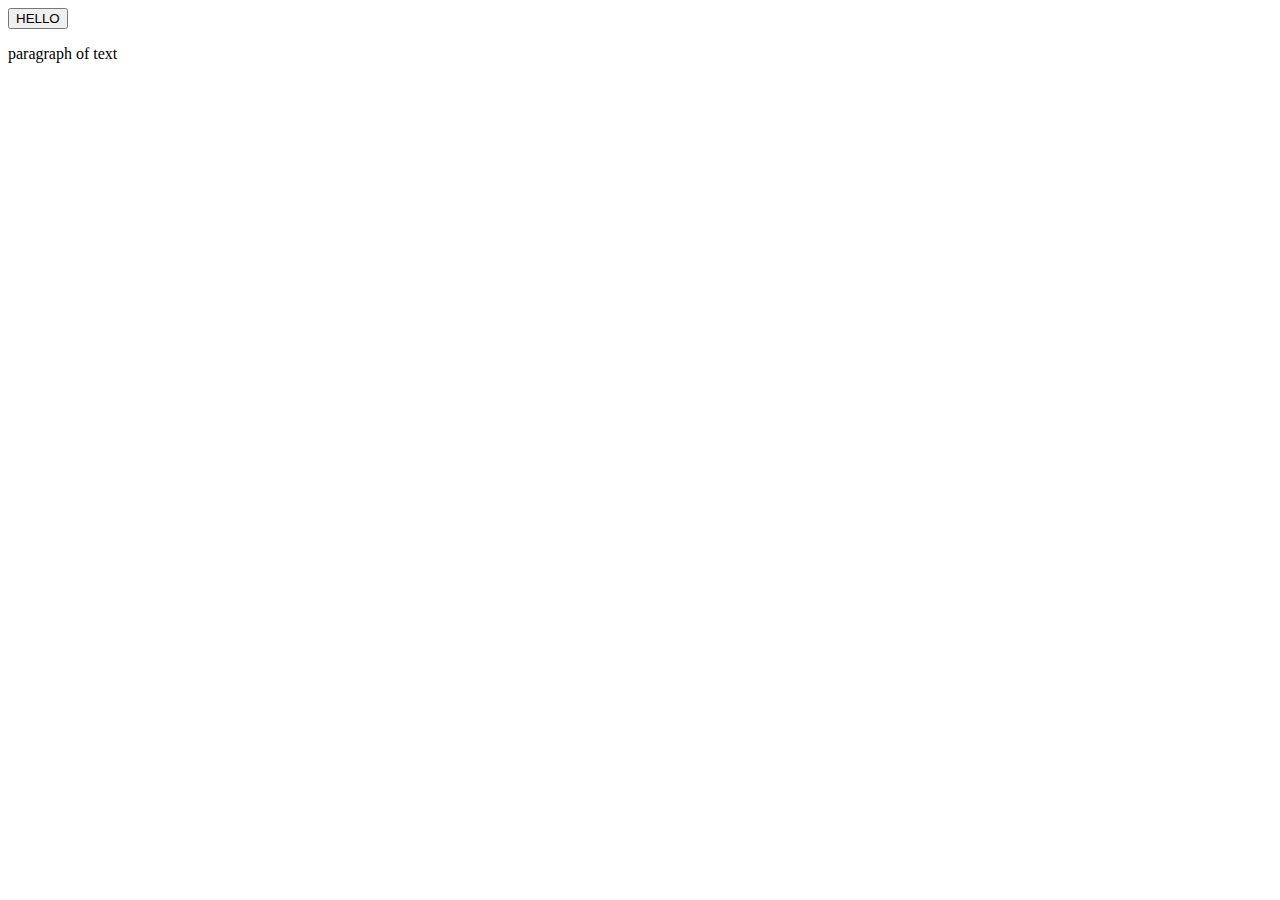
<file: JavaScript/1-website.html>
<!DOCTYPE html>
<html>
  <head>
    <title></title>
    <style>
      /*
    this is css comment*/
    </style>
  </head>
  <body>
    <!--this is a comment-->
    <button
      title="hii!"
      onclick="
    alert('good job!');
        
        "
    >
      HELLO
    </button>
    <p>paragraph of text</p>
    <script>
      //write your javascript code here
      /*multiple
      line 
      comment*/
      //alert("hello");
      console.log(2 + 2);
      console.log("text" + "concatation");
      //variables
      let a = 2;
      //a is a variable with value pointing at 2
      console.log(a);
      let calc = 2 + 3;
      console.log(calc);
      console.log(calc + a);
      let text = "hello";
      console.log(text);
      //only two special character _ and $

      a = 8; //re-assigning value
      console.log(a);
      a += 1;
      console.log(a);

      const s = 2;
      //here by this assignment.. the value of variable is constant and cannot be changed

      var n = 7;
      //var and let are almost same, but var is not often used becoz of some drawbacks

      console.log(typeof n);
      //checks the type of value of variable
    </script>
  </body>
</html>
</file>
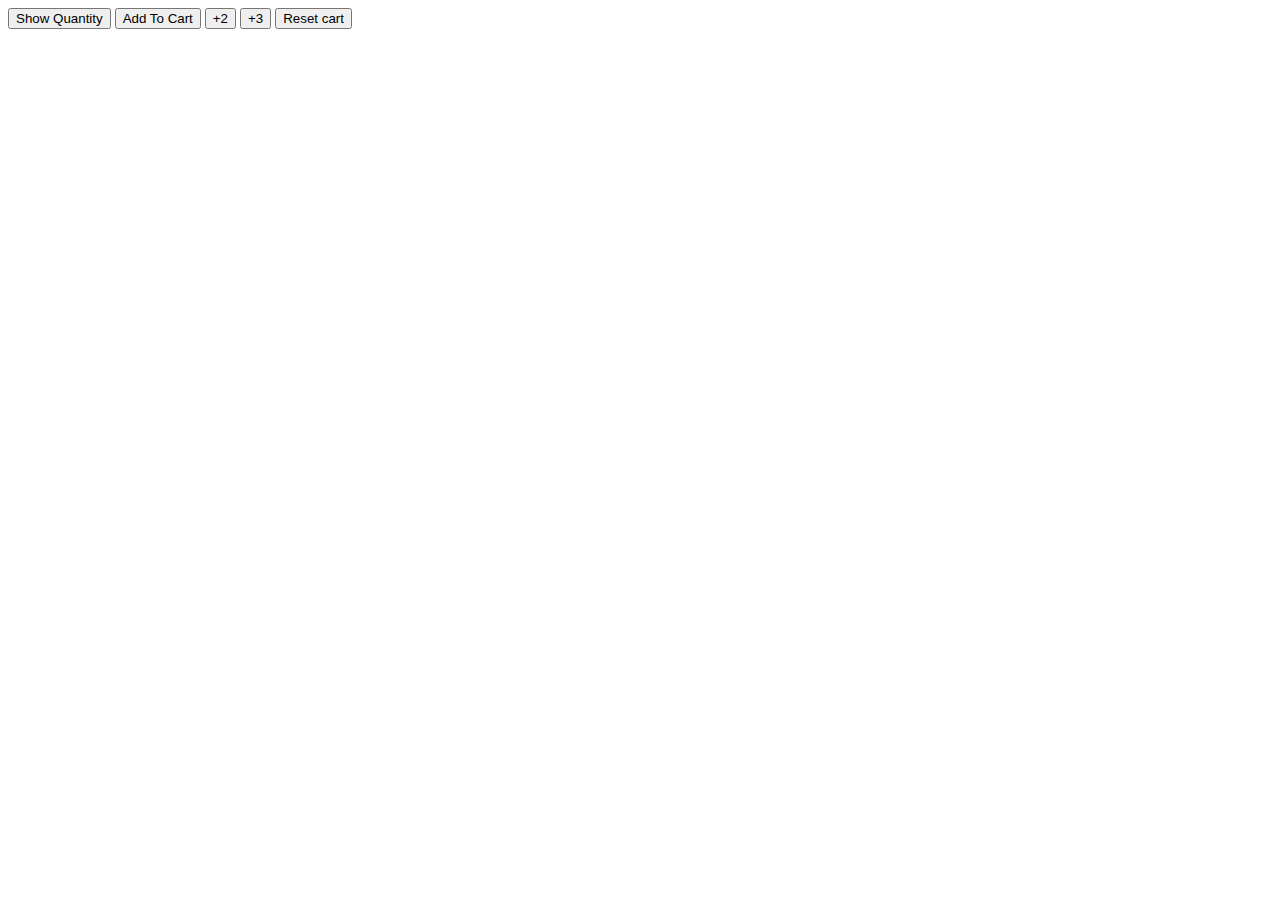
<file: JavaScript/2-cart_quant.html>
<!DOCTYPE html>
<html>
  <head>
    <title>Cart quantity</title>
    <style></style>
  </head>
  <body>
    <button
      onclick="
        console.log(`Cart Quantity: ${cartQuantity}`);
        "
    >
      Show Quantity
    </button>

    <button
      onclick="
    cartQuantity+=1;
    console.log(`Cart Quantity: ${cartQuantity}`);
    "
    >
      Add To Cart
    </button>
    <button
      onclick="
    cartQuantity+=2;
    console.log(`Cart Quantity: ${cartQuantity}`);

    "
    >
      +2
    </button>
    <button
      onclick="
    cartQuantity+=3;
    console.log(`Cart Quantity: ${cartQuantity}`);
"
    >
      +3
    </button>
    <button
      onclick="
      console.log(`Cart is reset\nCart Quantity: 0`);
      "
    >
      Reset cart
    </button>
    <script>
      let cartQuantity = 0;
    </script>
  </body>
</html>
</file>
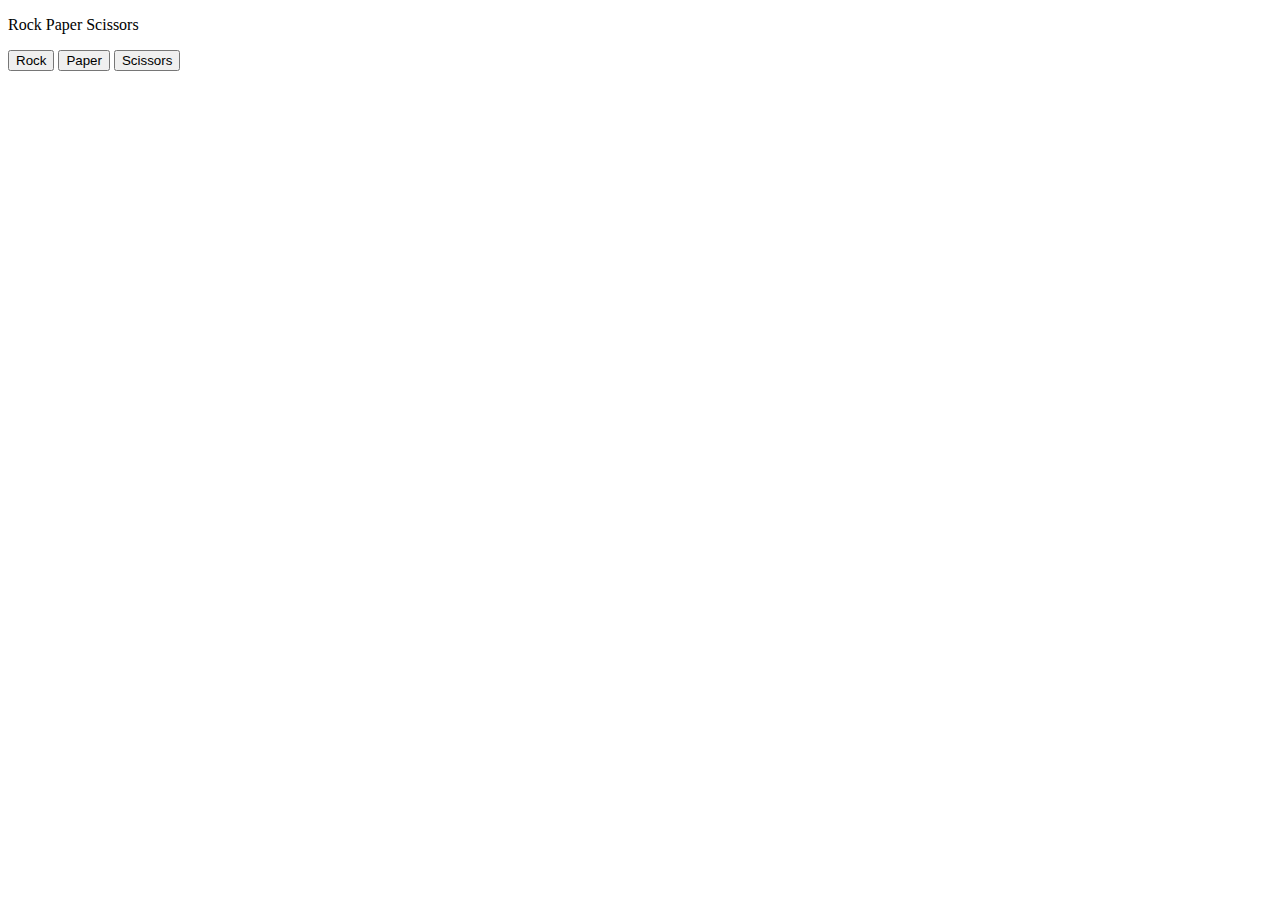
<file: JavaScript/4-rock-paper-scissors.html>
<!DOCTYPE html>
<html>
  <head>
    <title>Rock Paper Scissors</title>
  </head>
  <body>
    <p class="head">Rock Paper Scissors</p>
    <button
      onclick="
    const random_no= Math.random();
    let comp_move='';
    if(random_no>=0 && random_no<=1/3) {
        comp_move= 'Rock';

    }
    else if(random_no>1/3 && random_no<=2/3){
        comp_move= 'Paper';
    }
    else if (random_no>2/3 && random_no<=1){
        comp_move= 'Scissors';
    }

let result='';
if (comp_move ==='Rock'){
result='Tie';
}
else if(comp_move==='Paper'){
    result='You Loose';
}
else if(comp_move==='Scissors'){
    result='You win';
}


alert(`You picked rock. Computer picked ${comp_move}. ${result}`);

    "
    >
      Rock
    </button>
    <button
      onclick="
    const random_no= Math.random();
    let comp_move='';
    if(random_no>=0 && random_no<=1/3) {
        comp_move= 'Rock';

    }
    else if(random_no>1/3 && random_no<=2/3){
        comp_move= 'Paper';
    }
    else if (random_no>2/3 && random_no<=1){
        comp_move= 'Scissors';
    }
console.log(comp_move);
let result='';
if (comp_move ==='Rock'){
result='You win';
}
else if(comp_move==='Paper'){
    result='Tie';
}
else if(comp_move==='Scissors'){
    result='You loose';
}


alert(`You picked paper. Computer picked ${comp_move}. ${result}`);
    
    "
    >
      Paper
    </button>
    <button
      onclick="
    const random_no= Math.random();
    let comp_move='';
    if(random_no>=0 && random_no<=1/3) {
        comp_move= 'Rock';

    }
    else if(random_no>1/3 && random_no<=2/3){
        comp_move= 'Paper';
    }
    else if (random_no>2/3 && random_no<=1){
        comp_move= 'Scissors';
    }
console.log(comp_move);
let result='';
if (comp_move ==='Rock'){
result='You loose';
}
else if(comp_move==='Paper'){
    result='You win';
}
else if(comp_move==='Scissors'){
    result='Tie';
}


alert(`You picked scissors. Computer picked ${comp_move}. ${result}`);

    "
    >
      Scissors
    </button>
    <script></script>
  </body>
</html>
</file>
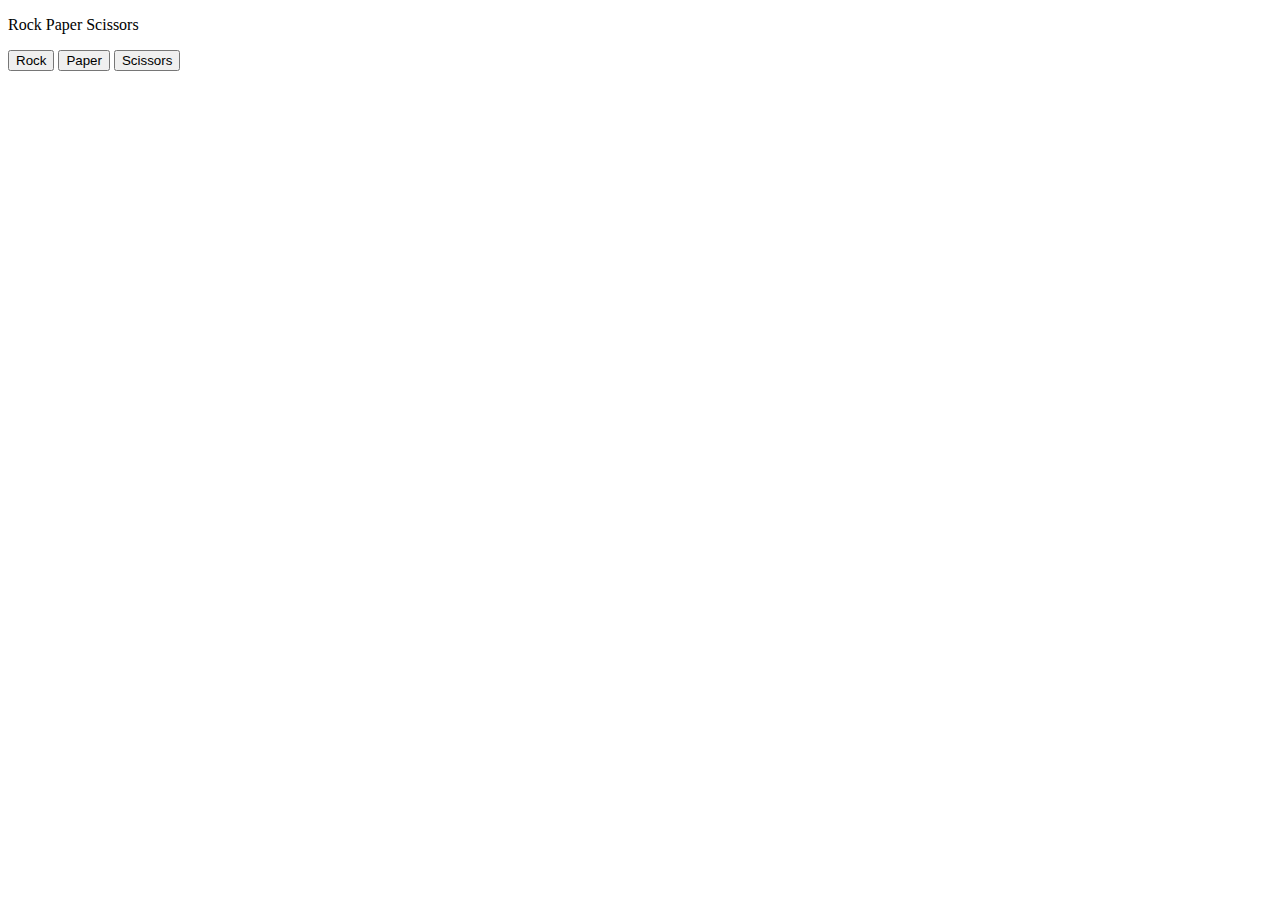
<file: JavaScript/5-rock-paper-scissors-using function.html>
<!DOCTYPE html>
<html>
  <head>
    <title>Rock Paper Scissors</title>
  </head>
  <body>
    <p class="head">Rock Paper Scissors</p>
    <button
      onclick=" 
    
    
  playgame('Rock');



    "
    >
      Rock
    </button>
    <button
      onclick="
   

playgame('Paper');

    
    "
    >
      Paper
    </button>
    <button
      onclick="
    playgame('Scissors');


    "
    >
      Scissors
    </button>
    <script>
      function playgame(player_move) {
        const comp_move = CompMove();
        let result = "";

        if (player_move === "Scissors") {
          if (comp_move === "Rock") {
            result = "You loose";
          } else if (comp_move === "Paper") {
            result = "You win";
          } else if (comp_move === "Scissors") {
            result = "Tie";
          }
        } else if (player_move === "Paper") {
          const comp_move = CompMove();
          let result = "";
          if (comp_move === "Rock") {
            result = "You win";
          } else if (comp_move === "Paper") {
            result = "Tie";
          } else if (comp_move === "Scissors") {
            result = "You loose";
          }
        } else if (player_move === "Rock") {
          const comp_move = CompMove();
          let result = "";
          if (comp_move === "Rock") {
            result = "Tie";
          } else if (comp_move === "Paper") {
            result = "You Loose";
          } else if (comp_move === "Scissors") {
            result = "You win";
          }
        }
        alert(
          `You picked ${player_move}. Computer picked ${comp_move}. ${result}`
        );
      }

      function CompMove() {
        const random_no = Math.random();
        let comp_move = "";

        if (random_no >= 0 && random_no <= 1 / 3) {
          comp_move = "Rock";
        } else if (random_no > 1 / 3 && random_no <= 2 / 3) {
          comp_move = "Paper";
        } else if (random_no > 2 / 3 && random_no <= 1) {
          comp_move = "Scissors";
        }
        return comp_move;
      }
    </script>
  </body>
</html>
</file>
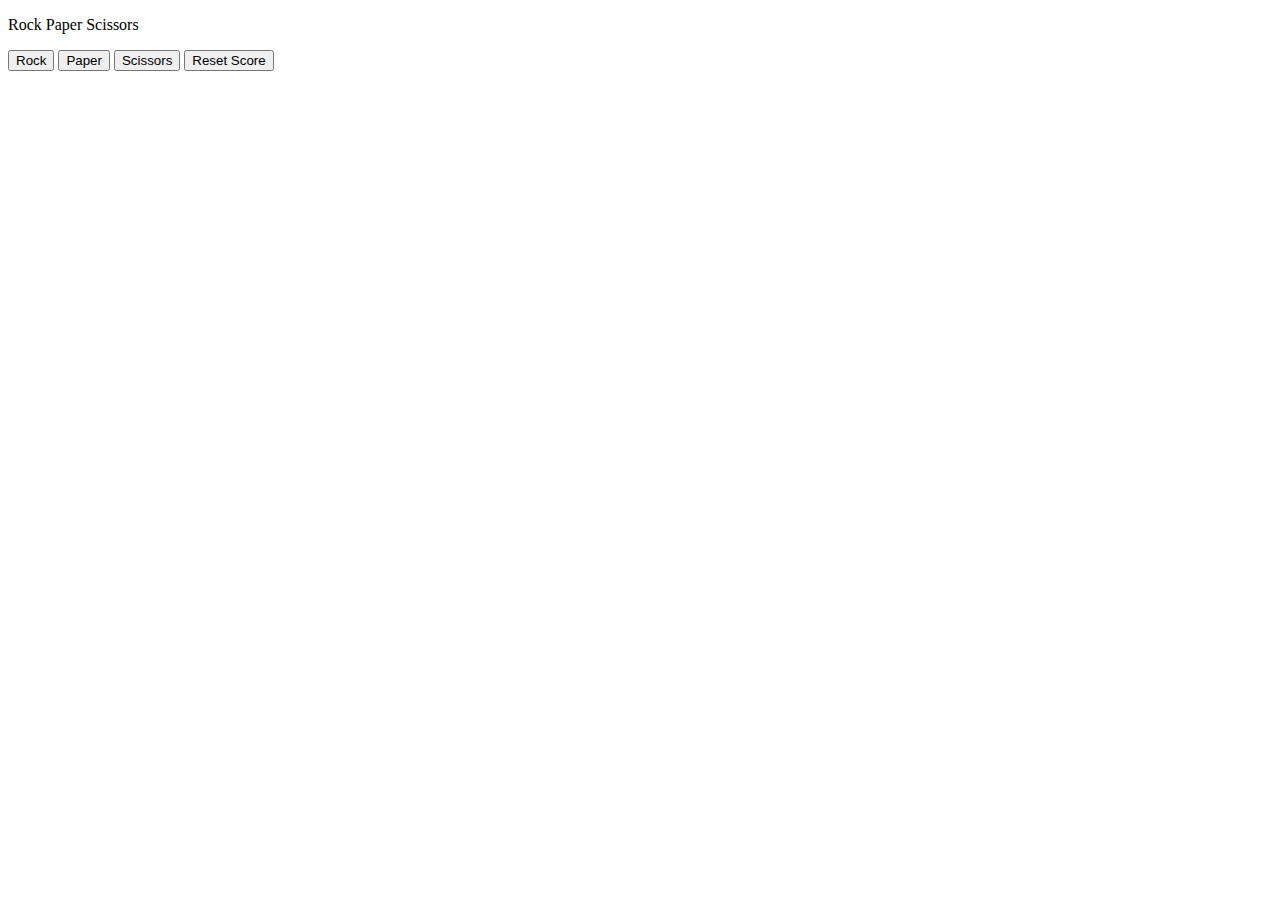
<file: JavaScript/6-rock-paper-scissors-objects.html>
<!DOCTYPE html>
<html>
  <head>
    <title>Rock Paper Scissors</title>
  </head>
  <body>
    <p class="head">Rock Paper Scissors</p>
    <button onclick="playgame('Rock');">Rock</button>
    <button
      onclick="playgame('Paper');
    "
    >
      Paper
    </button>
    <button
      onclick="
    playgame('Scissors');"
    >
      Scissors
    </button>
    <button
      onclick="
    score.wins= 0;
    score.losses= 0;
    score.tie= 0;
    localStorage.removeItem('score'); //to reset
    "
    >
      Reset Score
    </button>
    <script>
      /*const score = {
        wins: 0,
        losses: 0,
        tie: 0,
      };

      console.log(JSON.parse(localStorage.getItem("score")));*/ //gets item out of the storage
      //json.parse helps in converting the object from string

      //if the below code is used
      let score = JSON.parse(localStorage.getItem("score")) || {
        wins: 0,
        losses: 0,
        tie: 0,
      }; //let is used because we need to reassign the variable
      /*if (!score) {
        //shortcut for numm !x
        //resigning a variable is required because when we had reset it the local storage removed it and showed an error
        //default operator ||
        score = {
          wins: 0,
          losses: 0,
          tie: 0,
        };*/
      }
      /*difference between null and undefined
      null= we use when we intentinally want something to be empty
      */
      function playgame(player_move) {
        const comp_move = CompMove();
        let result = "";

        if (player_move === "Scissors") {
          if (comp_move === "Rock") {
            result = "You loose";
          } else if (comp_move === "Paper") {
            result = "You win";
          } else if (comp_move === "Scissors") {
            result = "Tie";
          }
        } else if (player_move === "Paper") {
          if (comp_move === "Rock") {
            result = "You win";
          } else if (comp_move === "Paper") {
            result = "Tie";
          } else if (comp_move === "Scissors") {
            result = "You loose";
          }
        } else if (player_move === "Rock") {
          if (comp_move === "Rock") {
            result = "Tie";
          } else if (comp_move === "Paper") {
            result = "You loose";
          } else if (comp_move === "Scissors") {
            result = "You win";
          }
        }
        if (result === "You win") {
          score.wins++;
        } else if (result === "You loose") {
          score.losses++;
        } else if (result === "Tie") {
          score.tie++;
        }
        localStorage.setItem("score", JSON.stringify(score)); //score is a js object and to use it in local storage it needs to be converted into a string
        alert(
          `You picked ${player_move}. Computer picked ${comp_move}. ${result}
      Wins: ${score.wins}, Losses: ${score.losses}, Ties: ${score.tie}`
        );
      }

      function CompMove() {
        const random_no = Math.random();
        let comp_move = "";

        if (random_no >= 0 && random_no <= 1 / 3) {
          comp_move = "Rock";
        } else if (random_no > 1 / 3 && random_no <= 2 / 3) {
          comp_move = "Paper";
        } else if (random_no > 2 / 3 && random_no <= 1) {
          comp_move = "Scissors";
        }
        return comp_move;
      }
    </script>
  </body>
</html>
</file>
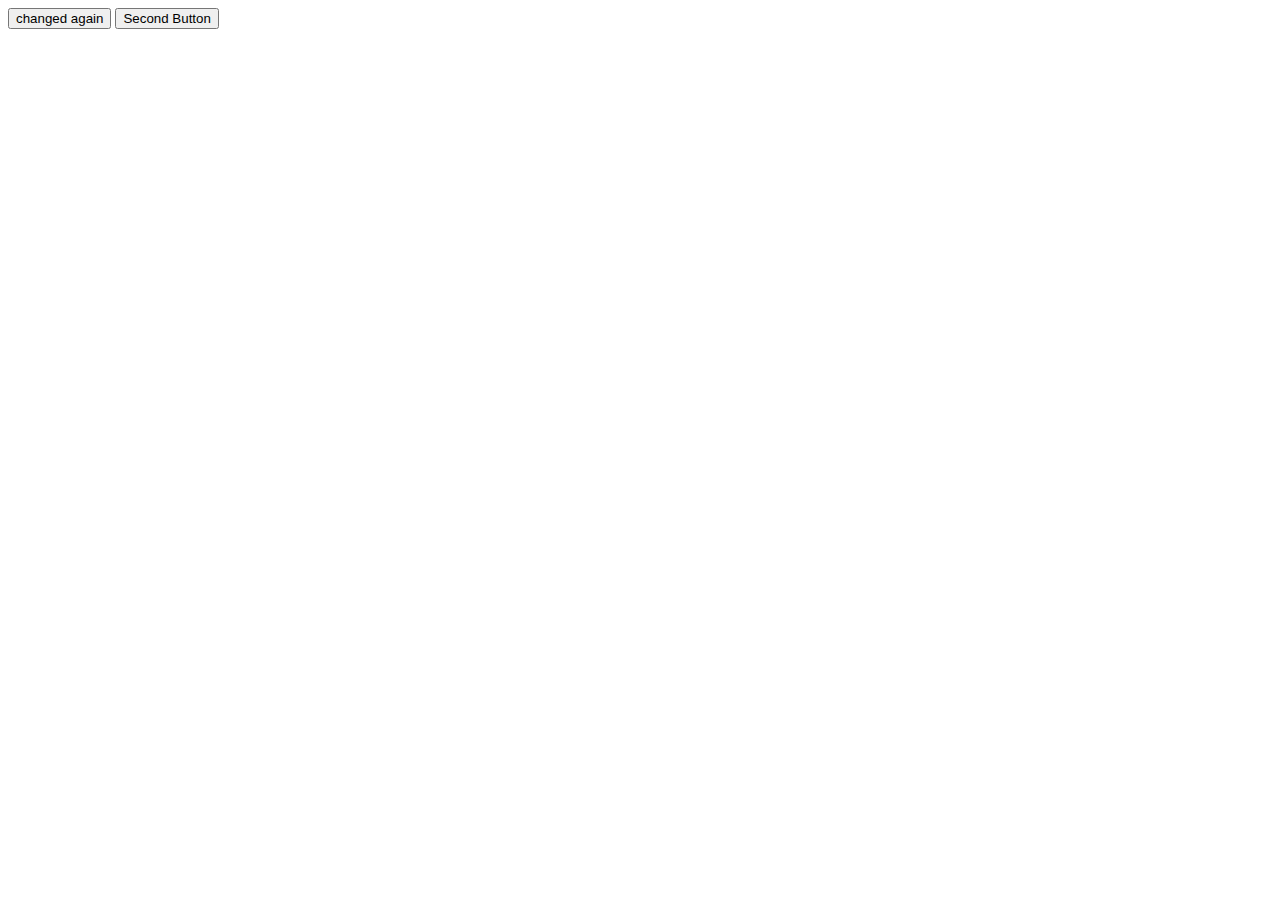
<file: JavaScript/7-doc_object_model.html>
<!DOCTYPE html>
<html>
  <head>
    <title>DOM</title>
  </head>

  <body>
    <button>Hello</button>
    <button class="b">Second Button</button>
    <script>
      /*
      //DOM is a bulit in object- used as document
      document.body.innerHTML = "hello"; //deletes everything else and displays hello
      //body is the property of document which we want to use, bosy itself is also an object
      document.title = "good job"; //document object represents/ models the web page
      //doc object is linked to the webpage 


      console.log(document.title); //DOM
      document.title = "changed";
      console.log(document.title); //changed

      console.log(document.body);
      //DOM combines JavaScript and HTML
      console.log(typeof document.body); //object
      console.log(document.body.innerHTML); //controls all the HTML ocde inside the body
      document.body.innerHTML = "changed";
      console.log(document.body.innerHTML);
      //for changing in doc body inner we can also write HTML code
      //for eg
      /*document.body.innerHTML = "<button>Changed</button>";
      console.log(document.body.innerHTML); */

      //method- function which is saved inside an object
      //method- query selector
      console.log(document.querySelector("button")); //tells the JS what to get fromthe HTML code
      console.log(document.querySelector("button").innerHTML); //will give HTML inside the button
      document.querySelector("button").innerHTML = "changed again";

      console.log(document.querySelector(".b")); //class selector
    </script>
  </body>
</html>
</file>
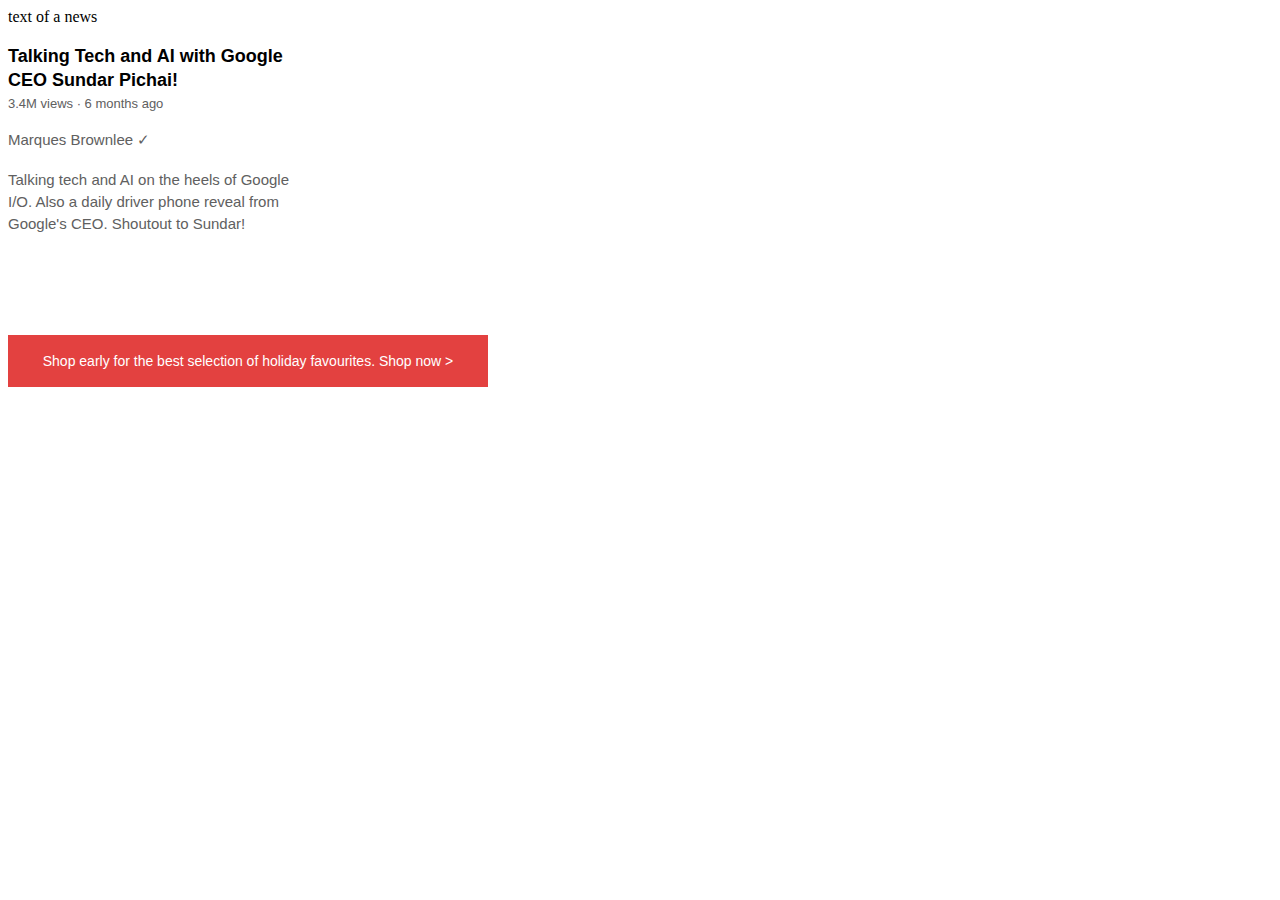
<file: html/intro/text.html>
<!DOCTYPE html>
<html>
  <title>news text</title
  ><head>
    text of a news
  </head>
  <p class="title">Talking Tech and AI with Google CEO Sundar Pichai!</p>
  <link rel="stylesheet" href="styles/text.css" />
  <body>
    <p class="under">3.4M views &#183; 6 months ago</p>
    <p class="author">Marques Brownlee &#10003;</p>
    <p class="text">
      Talking tech and AI on the heels of Google I/O. Also a daily driver phone
      reveal from Google's CEO. Shoutout to Sundar!
    </p>
    <p class="apple">
      Shop early for the best selection of holiday favourites.
      <span class="s1">Shop now &#62;</span>
    </p>
  </body>
</html>
</file>
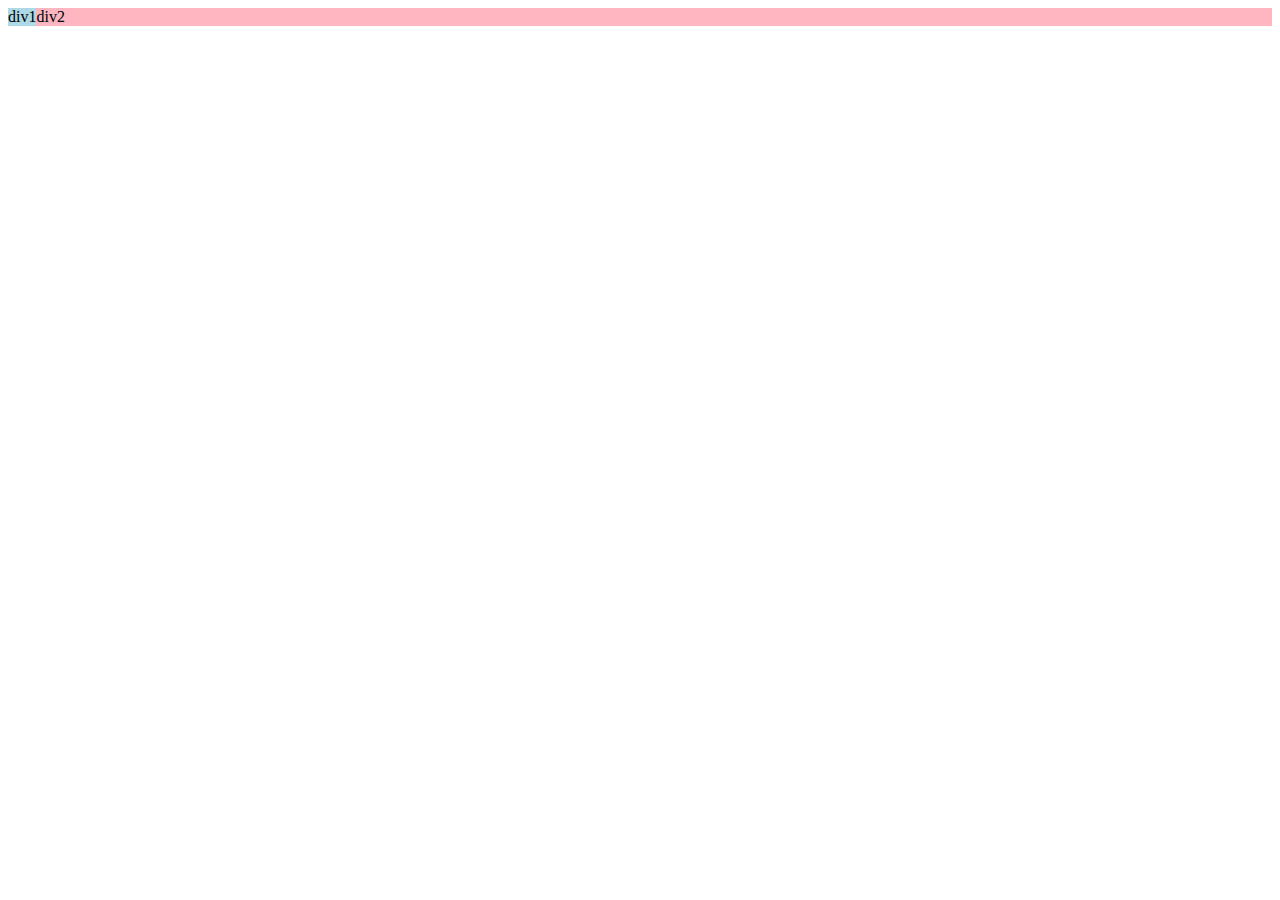
<file: html/youtube.html/flexbox.html>
<!DOCTYPE html>
<html>
  <head>
    <title>flexbox</title>
  </head>
  <body>
    <div style="display: flex; flex-direction: row">
      <div style="background-color: lightblue">div1</div>
      <div style="background-color: lightpink; flex: 1">div2</div>
    </div>
  </body>
</html>
</file>
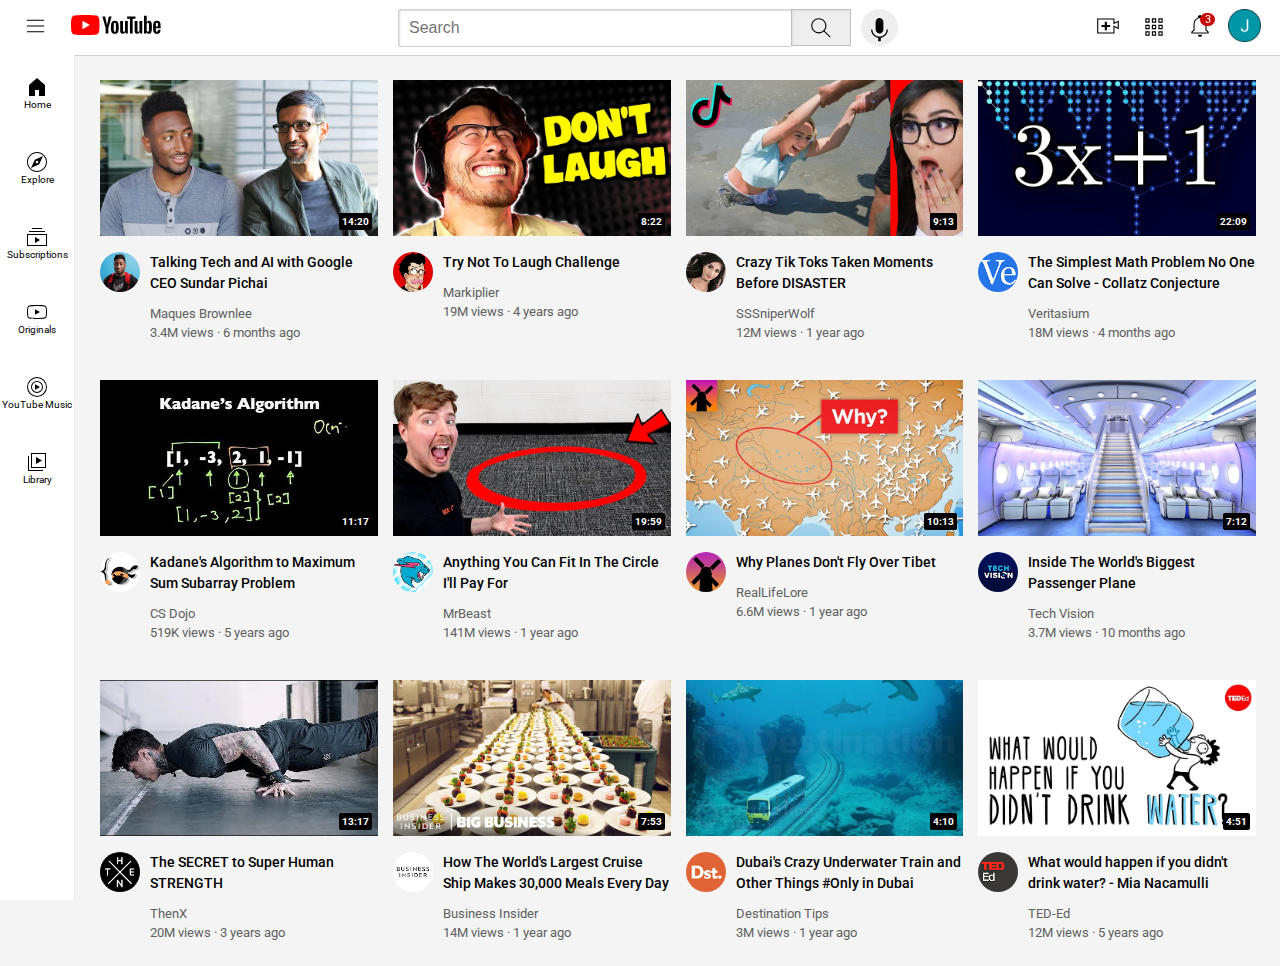
<file: html/youtube.html/youtube.html>
<!DOCTYPE html>
<html>
  <head>
    <link rel="preconnect" href="https://fonts.googleapis.com" />
    <link rel="preconnect" href="https://fonts.gstatic.com" crossorigin />
    <link
      href="https://fonts.googleapis.com/css2?family=Roboto:wght@400;500;700;900&display=swap"
      rel="stylesheet"
    />
    <link rel="stylesheet" href="styles/general.css" />
    <link rel="stylesheet" href="styles/header.css" />
    <link rel="stylesheet" href="styles/video.css" />
    <link rel="stylesheet" href="styles/sidebar.css" />
    <title>YouTube.com Clone</title>
  </head>
  <body>
    <div class="header">
      <div class="left">
        <img class="menu" src="hamburger-menu.svg" alt="" />
        <img class="logo" src="youtube-logo.svg" alt="" />
      </div>
      <div class="centre">
        <input class="search" type="text" placeholder="Search" />
        <button class="search_button">
          <img class="s1" src="search.svg" alt="" />
          <div class="tool">Search</div>
        </button>
        <button class="voice_button">
          <img class="voice" src="voice-search-icon.svg" alt="" />
          <div class="tool">Search with your voice</div>
        </button>
      </div>
      <div class="right">
        <div class="up">
          <img class="upload" src="upload.svg" alt="" />
          <div class="tool">Create</div>
        </div>
        <div class="app1">
          <img class="app" src="youtube-apps.svg" alt="" />
          <div class="tool">YouTube apps</div>
        </div>

        <div class="n1">
          <img class="noti" src="notifications.svg" alt="" />
          <div class="tool">Notifications</div>
          <div class="n2">3</div>
        </div>

        <img class="profile" src="Picture2.png" alt="" />
      </div>
    </div>
    <div class="sidebar">
      <div class="i1">
        <img src="home.svg" alt="" />
        <div>Home</div>
      </div>
      <div class="i1">
        <img src="explore.svg" alt="" />
        <div>Explore</div>
      </div>
      <div class="i1">
        <img src="subscriptions.svg" alt="" />
        <div>Subscriptions</div>
      </div>
      <div class="i1">
        <img src="originals.svg" alt="" />
        <div>Originals</div>
      </div>
      <div class="i1">
        <img src="youtube-music.svg" alt="" />
        <div>YouTube Music</div>
      </div>
      <div class="i1">
        <img src="library.svg" alt="" />
        <div>Library</div>
      </div>
    </div>
    <div class="videos">
      <div class="first">
        <div class="row">
          <img class="thumb" src="thumbnail-1.webp" alt="" />
          <div class="time">14:20</div>
        </div>

        <div class="grid">
          <div class="channel">
            <img class="pfp" src="channel-1.jpeg" alt="" />
            <div class="youtuber">
              <img class="pfp1" src="channel-1.jpeg" alt="" />
              <div class="yt_name">
                Marques Brownlee
                <div class="no_sub">15M subscribers</div>
              </div>
            </div>
          </div>
          <div class="info">
            <p class="h1">Talking Tech and AI with Google CEO Sundar Pichai</p>
            <p class="c1">Maques Brownlee</p>
            <p class="v1">3.4M views &#183; 6 months ago</p>
          </div>
        </div>
      </div>
      <div class="first">
        <div class="row">
          <img class="thumb" src="thumbnail-2.webp" alt="" />
          <div class="time">8:22</div>
        </div>

        <div class="grid">
          <div class="channel">
            <img class="pfp" src="channel-2.jpeg" alt="" />
            <div class="youtuber">
              <img class="pfp1" src="channel-2.jpeg" alt="" />
              <div class="yt_name">
                Markiplier
                <div class="no_sub">37.2M subscribers</div>
              </div>
            </div>
          </div>
          <div class="info">
            <p class="h1">Try Not To Laugh Challenge</p>
            <p class="c1">Markiplier</p>
            <p class="v1">19M views &#183; 4 years ago</p>
          </div>
        </div>
      </div>
      <div class="first">
        <div class="row">
          <img class="thumb" src="thumbnail-3.webp" alt="" />
          <div class="time">9:13</div>
        </div>

        <div class="grid">
          <div class="channel">
            <img class="pfp" src="channel-3.jpeg" alt="" />
            <div class="youtuber">
              <img class="pfp1" src="channel-3.jpeg" alt="" />
              <div class="yt_name">
                SSSniperWolf
                <div class="no_sub">34.8M subscribers</div>
              </div>
            </div>
          </div>
          <div class="info">
            <p class="h1">Crazy Tik Toks Taken Moments Before DISASTER</p>
            <p class="c1">SSSniperWolf</p>
            <p class="v1">12M views &#183; 1 year ago</p>
          </div>
        </div>
      </div>
      <div class="first">
        <div class="row">
          <img class="thumb" src="thumbnail-4.webp" alt="" />
          <div class="time">22:09</div>
        </div>

        <div class="grid">
          <div class="channel">
            <img class="pfp" src="channel-4.jpeg" alt="" />
            <div class="youtuber">
              <img class="pfp1" src="channel-4.jpeg" alt="" />
              <div class="yt_name">
                Veritasium
                <div class="no_sub">16.9M subscribers</div>
              </div>
            </div>
          </div>
          <div class="info">
            <p class="h1">
              The Simplest Math Problem No One Can Solve - Collatz Conjecture
            </p>
            <p class="c1">Veritasium</p>
            <p class="v1">18M views &#183; 4 months ago</p>
          </div>
        </div>
      </div>
      <div class="first">
        <div class="row">
          <img class="thumb" src="thumbnail-5.webp" alt="" />
          <div class="time">11:17</div>
        </div>

        <div class="grid">
          <div class="channel">
            <img class="pfp" src="channel-5.jpeg" alt="" />
            <div class="youtuber">
              <img class="pfp1" src="channel-5.jpeg" alt="" />
              <div class="yt_name">
                CS Dojo
                <div class="no_sub">1.94M subscribers</div>
              </div>
            </div>
          </div>
          <div class="info">
            <p class="h1">Kadane's Algorithm to Maximum Sum Subarray Problem</p>
            <p class="c1">CS Dojo</p>
            <p class="v1">519K views &#183; 5 years ago</p>
          </div>
        </div>
      </div>
      <div class="first">
        <div class="row">
          <img class="thumb" src="thumbnail-6.webp" alt="" />
          <div class="time">19:59</div>
        </div>

        <div class="grid">
          <div class="channel">
            <img class="pfp" src="channel-6.jpeg" alt="" />
            <div class="youtuber">
              <img class="pfp1" src="channel-6.jpeg" alt="" />
              <div class="yt_name">
                MrBeast
                <div class="no_sub">339M subscribers</div>
              </div>
            </div>
          </div>
          <div class="info">
            <p class="h1">Anything You Can Fit In The Circle I'll Pay For</p>
            <p class="c1">MrBeast</p>
            <p class="v1">141M views &#183; 1 year ago</p>
          </div>
        </div>
      </div>

      <div class="first">
        <div class="row">
          <img class="thumb" src="thumbnail-7.webp" alt="" />
          <div class="time">10:13</div>
        </div>

        <div class="grid">
          <div class="channel">
            <img class="pfp" src="channel-7.jpeg" alt="" />
            <div class="youtuber">
              <img class="pfp1" src="channel-7.jpeg" alt="" />
              <div class="yt_name">
                RealLifeLore
                <div class="no_sub">7.68M subscribers</div>
              </div>
            </div>
          </div>
          <div class="info">
            <p class="h1">Why Planes Don't Fly Over Tibet</p>
            <p class="c1">RealLifeLore</p>
            <p class="v1">6.6M views &#183; 1 year ago</p>
          </div>
        </div>
      </div>
      <div class="first">
        <div class="row">
          <img class="thumb" src="thumbnail-8.webp" alt="" />
          <div class="time">7:12</div>
        </div>

        <div class="grid">
          <div class="channel">
            <img class="pfp" src="channel-8.jpeg" alt="" />
            <div class="youtuber">
              <img class="pfp1" src="channel-8.jpeg" alt="" />
              <div class="yt_name">
                Tech Vision
                <div class="no_sub">842K subscribers</div>
              </div>
            </div>
          </div>
          <div class="info">
            <p class="h1">Inside The World's Biggest Passenger Plane</p>
            <p class="c1">Tech Vision</p>
            <p class="v1">3.7M views &#183; 10 months ago</p>
          </div>
        </div>
      </div>
      <div class="first">
        <div class="row">
          <img class="thumb" src="thumbnail-9.webp" alt="" />
          <div class="time">13:17</div>
        </div>

        <div class="grid">
          <div class="channel">
            <img class="pfp" src="channel-9.jpeg" alt="" />
            <div class="youtuber">
              <img class="pfp1" src="channel-9.jpeg" alt="" />
              <div class="yt_name">
                ThenX
                <div class="no_sub">7.8M subscribers</div>
              </div>
            </div>
          </div>
          <div class="info">
            <p class="h1">The SECRET to Super Human STRENGTH</p>
            <p class="c1">ThenX</p>
            <p class="v1">20M views &#183; 3 years ago</p>
          </div>
        </div>
      </div>
      <div class="first">
        <div class="row">
          <img class="thumb" src="thumbnail-10.webp" alt="" />
          <div class="time">7:53</div>
        </div>

        <div class="grid">
          <div class="channel">
            <img class="pfp" src="channel-10.jpeg" alt="" />
            <div class="youtuber">
              <img class="pfp1" src="channel-10.jpeg" alt="" />
              <div class="yt_name">
                Business Insider
                <div class="no_sub">9.78M subscribers</div>
              </div>
            </div>
          </div>
          <div class="info">
            <p class="h1">
              How The World's Largest Cruise Ship Makes 30,000 Meals Every Day
            </p>
            <p class="c1">Business Insider</p>
            <p class="v1">14M views &#183; 1 year ago</p>
          </div>
        </div>
      </div>
      <div class="first">
        <div class="row">
          <img class="thumb" src="thumbnail-11.webp" alt="" />
          <div class="time">4:10</div>
        </div>

        <div class="grid">
          <div class="channel">
            <img class="pfp" src="channel-11.jpeg" alt="" />
            <div class="youtuber">
              <img class="pfp1" src="channel-11.jpeg" alt="" />
              <div class="yt_name">
                Destination Tips
                <div class="no_sub">282K subscribers</div>
              </div>
            </div>
          </div>
          <div class="info">
            <p class="h1">
              Dubai's Crazy Underwater Train and Other Things #Only in Dubai
            </p>
            <p class="c1">Destination Tips</p>
            <p class="v1">3M views &#183; 1 year ago</p>
          </div>
        </div>
      </div>
      <div class="first">
        <div class="row">
          <img class="thumb" src="thumbnail-12.webp" alt="" />
          <div class="time">4:51</div>
        </div>

        <div class="grid">
          <div class="channel">
            <img class="pfp" src="channel-12.jpeg" alt="" />
            <div class="youtuber">
              <img class="pfp1" src="channel-12.jpeg" alt="" />
              <div class="yt_name">
                TED-Ed
                <div class="no_sub">20.8M subscribers</div>
              </div>
            </div>
          </div>
          <div class="info">
            <p class="h1">
              What would happen if you didn't drink water? - Mia Nacamulli
            </p>
            <p class="c1">TED-Ed</p>
            <p class="v1">12M views &#183; 5 years ago</p>
          </div>
        </div>
      </div>
    </div>
  </body>
</html>
</file>
<file: html/intro/styles/text.css>
p {
    font-family: Arial;
  }
  .title {
    font-weight: bold;
    width: 300px;
    font-size: 18px;
    line-height: 24px;
    margin-bottom: 4px;
  }
  .under {
    font-size: 13px;
    color: rgb(96, 96, 96);
    margin-top: 0;
    margin-bottom: 20px;
  }
  .author {
    font-size: 15px;
    color: rgb(96, 96, 96);
    margin-top: 0;
    margin-bottom: 20px;
  }
  .text {
    font-size: 15px;
    color: rgb(96, 96, 96);
    margin-top: 0;
    width: 300px;
    line-height: 22px;
    margin-bottom: 100px;
  }
  .apple {
    margin-bottom: 50px;
    font-size: 14px;
    background-color: rgb(227, 65, 64);
    color: white;
    text-align: center;
    padding-top: 18px;
    padding-bottom: 18px;
    padding-left: 15px;
    padding-right: 15px;
    width: 450px;
  }
  .s1 {
    cursor: pointer;
  }
  .s1:hover {
    text-decoration: underline;
  }
</file>
<file: html/youtube.html/styles/general.css>
p {
    font-family: Roboto, Arial;
    margin-top: 0;
    margin-bottom: 0;
  }
  body {
    margin: 0;
    padding-top: 80px;
    padding-left: 100px;
    padding-right: 24px;
    background-color: rgb(244, 244, 244);
  }
</file>
<file: html/youtube.html/styles/header.css>
.header {
    height: 55px;
    display: flex;
    flex-direction: row;
    justify-content: space-between;
    position: fixed;
    top: 0;
    right: 0;
    left: 0;
    height: 100 px;
    z-index: 100;
    background-color: white;
    border-bottom-width: 1px;
    border-bottom-style: solid;
    border-bottom-color: rgb(210, 209, 209) ;
    
}

.right {
    padding-top: 11px;
    padding-bottom: 15px;
    display: flex;
    margin-right: 25px;
    align-items: center;
width: 160px;
flex-shrink: 0;
}
.left {
    padding-top: 15px;
align-items: centre;
display: flex;
}
.centre {

    flex: 1;
    margin-left: 70px;
    margin-right: 30px;
    max-width: 500px;
    display: flex;
    align-items: center;
    
}
.search {
    flex: 1;
    height: 34px;
    padding-left: 10px;
    font-size: 16px;
    border-width: 1px;
    border-style: solid;
    border-color:rgb(209, 207, 207) ;
    border-radius: 2px;
    box-shadow: inset 1px 1px 2px rgb(224, 218, 218);
    width: 0;
}
.search ::placeholder {
    font-family: Roboto, Arial;
    font-size: 16px;
}
.s1 {
    height: 26px;
    margin-top: 4px;
}
.menu {
    height: 23px;
    margin-right: 24px;
    margin-left: 24px;
}
.logo {
    height: 20px;
}
.upload {
    height: 26px;
    margin-right: 20px;
}
.app {
    margin-top: 2px;
    height: 26px;
    margin-right: 20px;
}
.noti {
    height: 26px;
    margin-right: 15px;
    
}
.profile {
    height: 33px;
    
    margin-right: 5px;
}
.search_button, 
.voice_button,
.up,
.app1,
.n1
 {
    position: relative;
    display: flex;
    justify-content: center;
}
.search_button {
    height: 37px;
    width: 60px;
    background-color: rgb(238, 238, 238);
    border-color: rgb(193, 192, 192);
    border-style: solid;
    border-width: 1px;
    box-shadow: inset 1px 1px 2px rgb(224, 218, 218);
    margin-left: -1px;
    margin-right: 10px;

}
.search_button .tool,
.voice_button .tool,
.up .tool,
.app1 .tool,
.n1 .tool {
    position: absolute;
    background-color: rgb(98, 97, 97);
    color: white;
    padding-top: 6px;
    padding-left: 8px;
    padding-right: 8px;
    border-radius: 2px;
    padding-bottom: 6px;
    font-size: 12px;
    font-family: Roboto, Arial;
    bottom: -40px;
    white-space: nowrap;
    opacity: 0;
    transition: opacity 0.15s;
    pointer-events: none;
    cursor: pointer;
}
.search_button:hover .tool,
.voice_button:hover .tool,
.up:hover .tool,
.app1:hover .tool,
.n1:hover .tool {
    opacity: 100;
    
}
.voice_button {
    height: 37px;
    width: 37px;
    border-radius: 20px;
    background-color: rgb(238, 238, 238) ;
    border: none ;
    
}
.voice {
    margin-top: 4px;
}
.n1 {
    position: relative;
}
.n2 {
    position: absolute;
    top: 0;
    padding-right: 4.5px;
    padding-left: 4.5px;
    right: 13px;
    background-color: rgb(198, 5, 5);
    color: white;
    font-family: Roboto, Arial;
    font-size: 11px;
    border-radius: 30px;
    border-color: white;
    border: 4px;

}
</file>
<file: html/youtube.html/styles/video.css>
.thumb {
    width: 100%;
  }
  
  .h1 {
    margin-top: 0;
    font-size: 14px;
    font-weight: 500;
    line-height: 21px;
    margin-bottom: 12px;
   
  }

  .first {
  }
  .channel {
  }
  .row {
    margin-bottom: 12px;
    position: relative;
  }
  .time {
    position: absolute;
    background-color: black;
    padding-left: 3px;
    padding-right: 3px;
    padding-top: 3px;
    padding-bottom: 3px;
    font-family: Roboto, Arial;
    font-weight: bold;
    font-size: 10px;
    color: white;
    bottom: 10px;
    right: 6px;
    border-radius: 2px;
    

  }
  .c1 ,
  .v1,
  .h1 {
    z-index: 100;
  }
  .info {
  }
  .grid {
    display: grid;
    grid-template-columns: 50px 1fr;
  }
  .pfp {
    width: 40px;
    border-radius: 25px;
  }
  .videos {
    display: grid;
    grid-template-columns: 1fr 1fr 1fr 1fr;
    column-gap: 15px;
    row-gap: 40px;
    
    
  }
  .c1 {
    margin-bottom: 4px;
  }
  .c1,
  .v1 {
    font-size: 13px;
    color: rgb(96, 96, 96);
  }
  .pfp1 {
    width: 60px;
    border-radius: 30px;
  }
  .channel .youtuber {
    position: absolute;
padding-left: 10px;
padding-right: 10px;
padding-top: 5px;
padding-bottom: 5px;
width: 180px;
display: flex;
align-items: center;
border: 1px;
z-index: 200;
border-color: black;
border-radius: 2px;
background-color: white;

transition: opacity 0.15s;
opacity: 0;
  }
  .channel {
    position: relative;
  }
  .yt_name {
    font-family: Roboto, Arial;
    font-weight: bold;
    font-size: 14px;
  }
  .no_sub {
    font-family: Roboto, Arial;
    font-size: 12px;
    font-weight: 500;
    color: rgb(96, 96, 96);

  }
  .channel:hover .youtuber {
    opacity: 100;
    z-index: 200;
  }
</file>
<file: html/youtube.html/styles/sidebar.css>
.sidebar {
    background-color: white;
    position: fixed;
    left: 0;
    bottom: 0;
    top: 55px;
    width: 74px;
    border-right-width: 1px;
    border-right-style: solid;
    border-right-color: rgb(239, 239, 239) ;
    z-index: 200;
}
.i1 img{
    height: 24px;
}
.i1 {
    
    height: 75px;
    display: flex;
    justify-content: center;
    align-items: center;
    flex-direction: column;
    cursor: pointer;
}
.i1 div{
    font-family: Roboto, Arial;
    font-size: 10px;
}
.i1:hover {
    background-color: rgb(218, 216, 216);
}
</file>
